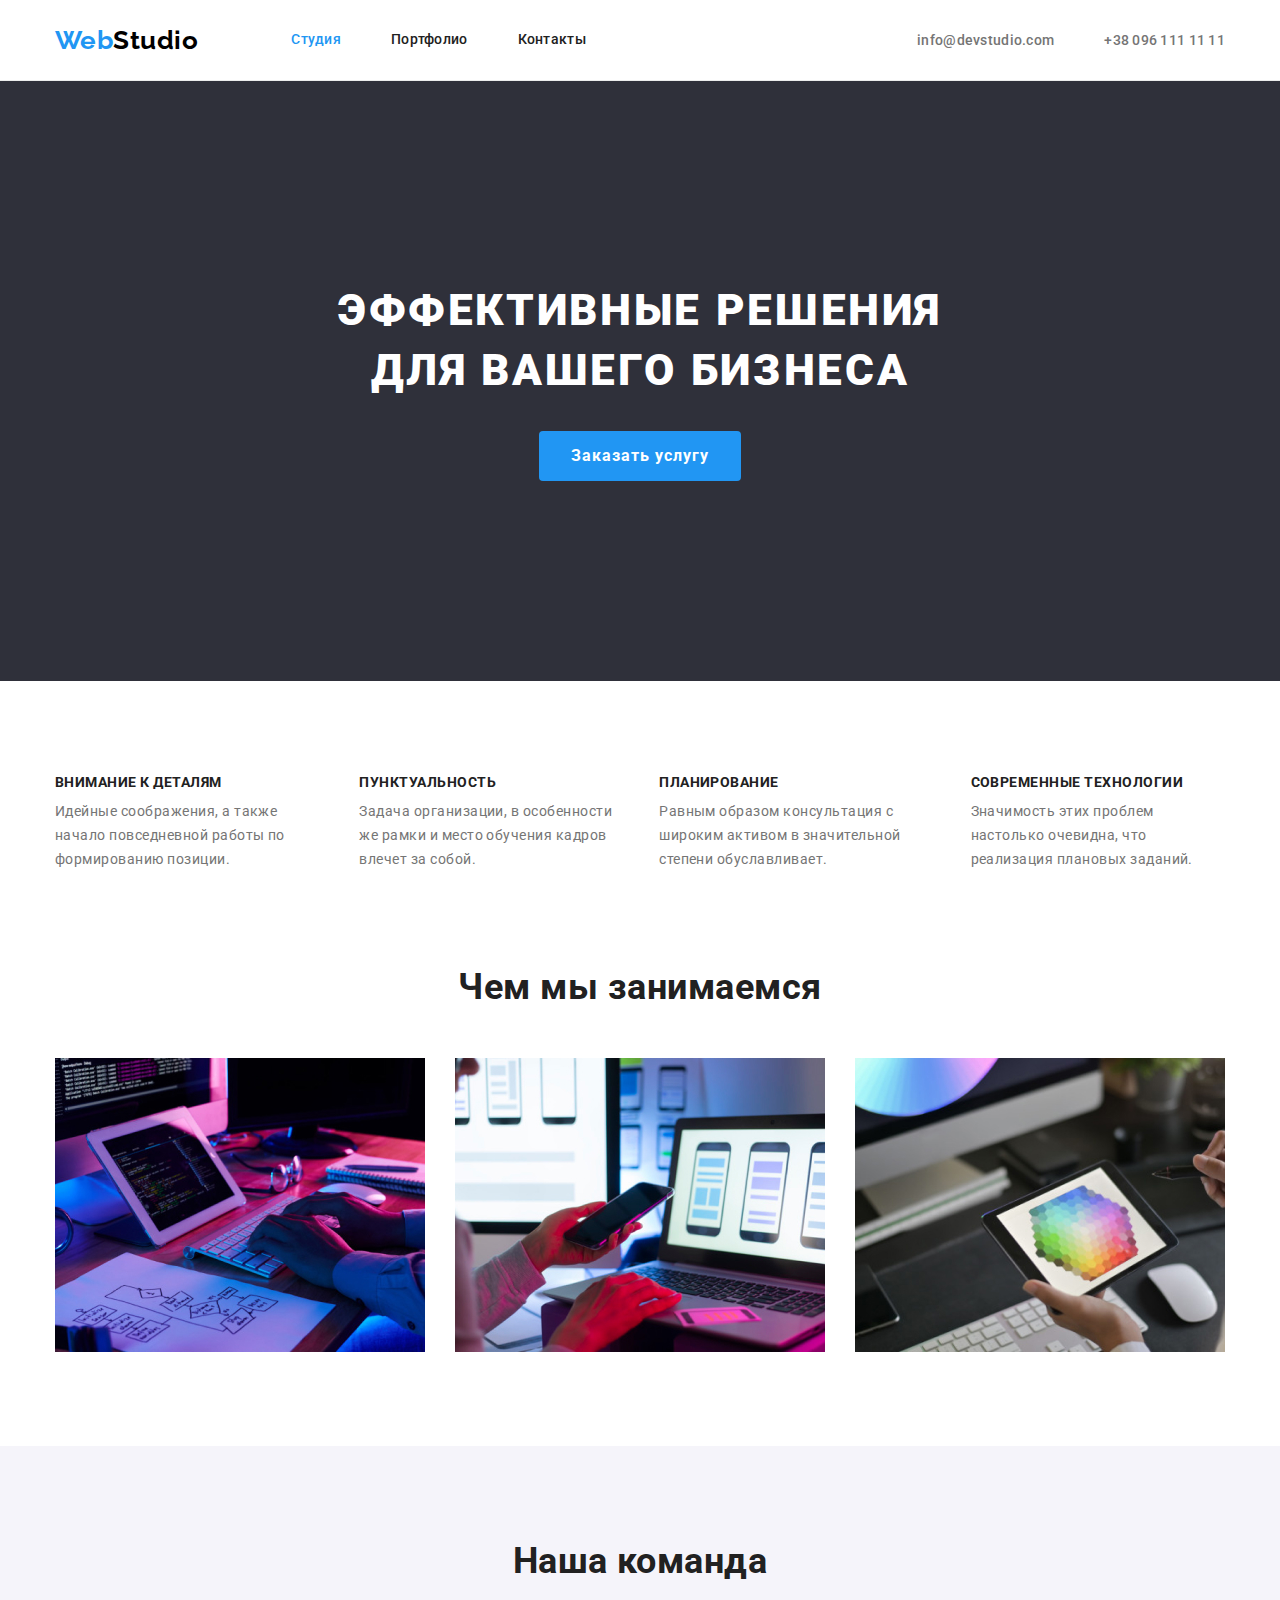
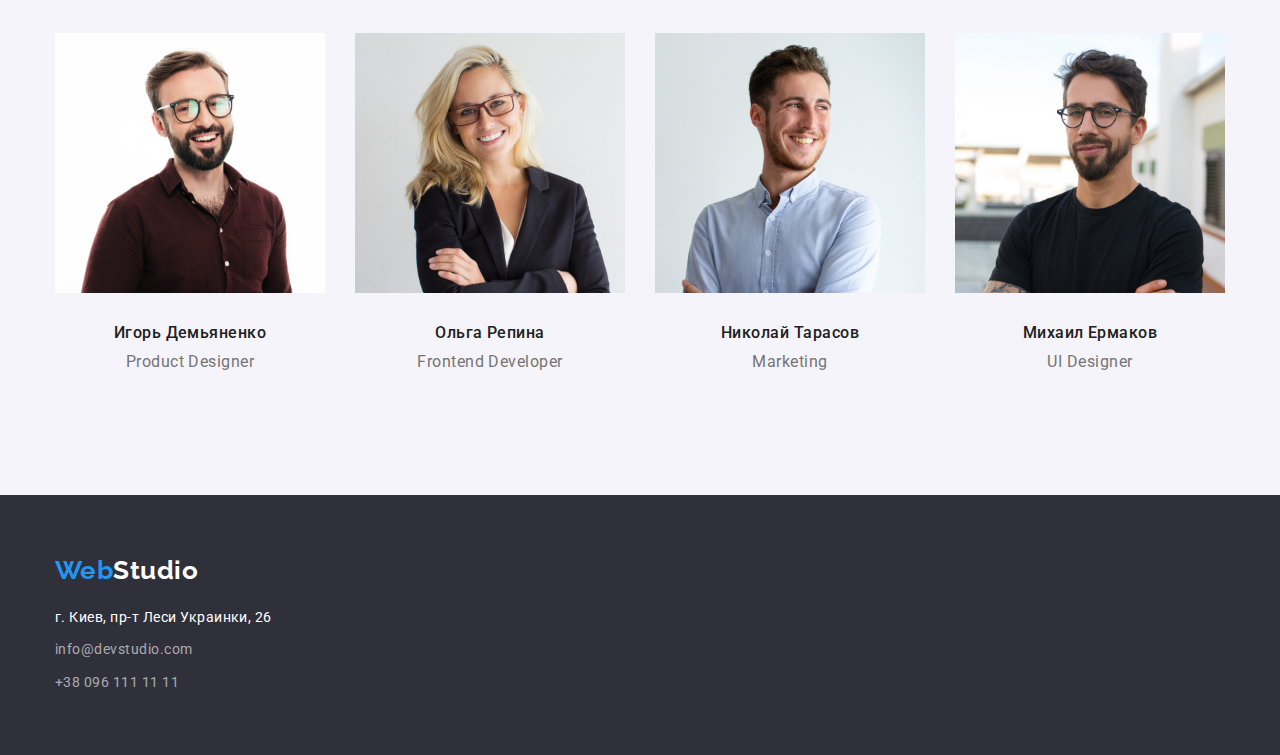
<file: index.html>
<!DOCTYPE html>
<html lang="ru">
<head>
    <meta charset="UTF-8">
    <meta http-equiv="X-UA-Compatible" content="IE=edge">
    <meta name="viewport" content="width=device-width, initial-scale=1.0">
    <title>Фотостудия WebStudio</title>
    
    <!--Основные шрифты-->
    <link rel="preconnect" href="https://fonts.googleapis.com">
    <link rel="preconnect" href="https://fonts.gstatic.com" crossorigin>
    <link href="https://fonts.googleapis.com/css2?family=Raleway:wght@700&family=Roboto:wght@400;500;700;900&display=swap"
        rel="stylesheet">

    <!--Нормализация стилей-->
    <link rel="stylesheet" href="https://cdn.jsdelivr.net/npm/modern-normalize@1.1.0/modern-normalize.min.css">
    
    <!--Кастомные стили-->
    <link rel="stylesheet" href="./css/styles.css">
</head>

<body>

    <!--Основная навигация-->
  <header class="header">

   <div class="container header-container">
    <nav class="nav">
        <a class="logo link" href="/">Web<span class="logo-primary link">Studio</span></a>
        <ul class="nav-list list">
            <li class="nav-item"><a class="nav-link current link" href="/">Студия</a></li>
            <li class="nav-item"><a class="nav-link link" href="./portfolio.html">Портфолио</a></li>
            <li class="nav-item"><a class="nav-link link" href="">Контакты</a></li>
        </ul>
    </nav>
    <ul class="header-contacts list">
        <li class="header-contacts-item"><a class="header-phone link"
                href="mailto:info@devstudio.com">info@devstudio.com</a></li>
        <li class="header-contacts-item"><a class="header-mail link" href="tel:+380961111111">+38 096 111 11 11</a></li>
    </ul>
   </div>
  </header> 
  
 <main>
    <!--Секция 1 Герой с баннером-->
        <section class="hero">
            <div class="container">
                <h1 class="hero-title">Эффективные решения для вашего бизнеса</h1>
                <button type="button" class="hero-btn">Заказать услугу</button>
            </div>
        </section>
    

    <!--Секция 2 со скрытым заголовком Преимущества-->
    <section class="section">

        <div class="container">
            <h2 class="visually-hidden">Преимущества</h2>
            <ul class="features-list list">
                <li class="feature-item">
                    <h3 class="feature-title">Внимание к деталям</h3>
                    <p class="feature-text">Идейные соображения, а также начало повседневной работы по формированию позиции.</p>
                </li>
                <li class="feature-item">
                    <h3 class="feature-title">Пунктуальность</h3>
                    <p class="feature-text">Задача организации, в особенности же рамки и место обучения кадров влечет за собой.</p>
                </li>
                <li class="feature-item">
                    <h3 class="feature-title">Планирование</h3>
                    <p class="feature-text">Равным образом консультация с широким активом в значительной степени обуславливает.</p>
                </li>
                <li class="feature-item">
                    <h3 class="feature-title">Современные технологии</h3>
                    <p class="feature-text">Значимость этих проблем настолько очевидна, что реализация плановых заданий.</p>
                </li>
            </ul>
        </div>
    </section>

    <!--Секция 3 Чем мы занимаемся-->
    <section class="services section">

        <div class="container">
            <h2 class="services-title">Чем мы занимаемся</h2>
            <ul class="services-list list">
                <li class="services-item">
                    <img class="services-pic" src="./images/1.jpg" alt="Человек работает за ноутбуком" width="370" height="294">
                </li>
                <li class="services-item">
                    <img class="services-pic" src="./images/2.jpg" alt="Человек сидит перед открытым ноутбуком и смотрит в телефон"
                        width="370" height="294">
                </li>
                <li class="services-item">
                    <img class="services-pic" src="./images/3.jpg" alt="Дизайнер выбирает на планшете цвет из палитры цветов"
                        width="370" height="294">
                </li>
            </ul>
        </div>
    </section>

    <!--Секция Наша команда-->
    <section class="team section">

       <div class="container">
            <h2 class="team-title">Наша команда</h2>
            <ul class="team-list list">
                <li class="team-item">
                    <img class="team-pic" src="./images/Демьяненко.jpg" alt="Фото сотрудника Демьяненко" width="270" height="260">
                   
                    <div class="team-content">
                        <h3 class="team-names">Игорь Демьяненко</h3>
                        <p class="team-text">Product Designer</p>
                   </div>
                </li>

                <li class="team-item">
                    <img class="team-pic" src="./images/Репина.jpg" alt="Фото сотрудника Репина" width="270" height="260">
                    
                    <div class="team-content">
                       <h3 class="team-names">Ольга Репина</h3>
                       <p class="team-text">Frontend Developer</p>  
                    </div>
                </li>

                <li class="team-item">
                    <img class="team-pic" src="./images/Тарасов.jpg" alt="Фото сотрудника Тарасов" width="270" height="260">
                    
                    <div class="team-content">
                        <h3 class="team-names">Николай Тарасов</h3>
                        <p class="team-text">Marketing</p>
                    </div>
                </li>

                <li class="team-item">
                    <img class="team-pic" src="./images/Ермаков.jpg" alt="Фото сотрудника Ермаков" width="270" height="260">
                    
                    <div class="team-content">
                        <h3 class="team-names">Михаил Ермаков</h3>
                        <p class="team-text">UI Designer</p>
                    </div>
                </li>
            </ul>
       </div>
    </section>
 </main>

 <!--Футер-->
 <footer class="footer">

    <div class="container">
        <a class="logo footer-logo" href="/">Web<span class="logo-secondary link">Studio</span></a>
        
        <address class="footer-address">
            <ul class="footer-address-list list">
                
                <li class="footer-address-item">
                    <a class="footer-address-link link"
                        href="https://www.google.com.ua/maps/place/%D0%B1%D1%83%D0%BB.+%D0%9B%D0%B5%D1%81%D0%B8+%D0%A3%D0%BA%D1%80%D0%B0%D0%B8%D0%BD%D0%BA%D0%B8,+26,+%D0%9A%D0%B8%D0%B5%D0%B2,+02000/@50.427418,30.5373236,17z/data=!4m5!3m4!1s0x40d4cf0e033ecbe9:0x57a4dffefec77da0!8m2!3d50.4265807!4d30.5383858?hl=ru">г.
                        Киев, пр-т Леси Украинки, 26</a>
                </li>
                
                <li class="footer-address-item">
                    <a class="footer-email link" href="mailto:info@devstudio.com">info@devstudio.com</a>
                </li>
                
                <li class="footer-address-item">
                    <a class="footer-phone link" href="tel:+380961111111">+38 096 111 11 11</a>
                </li>
            </ul>
        </address>
    </div>
 </footer>

</body>
</html>
</file>
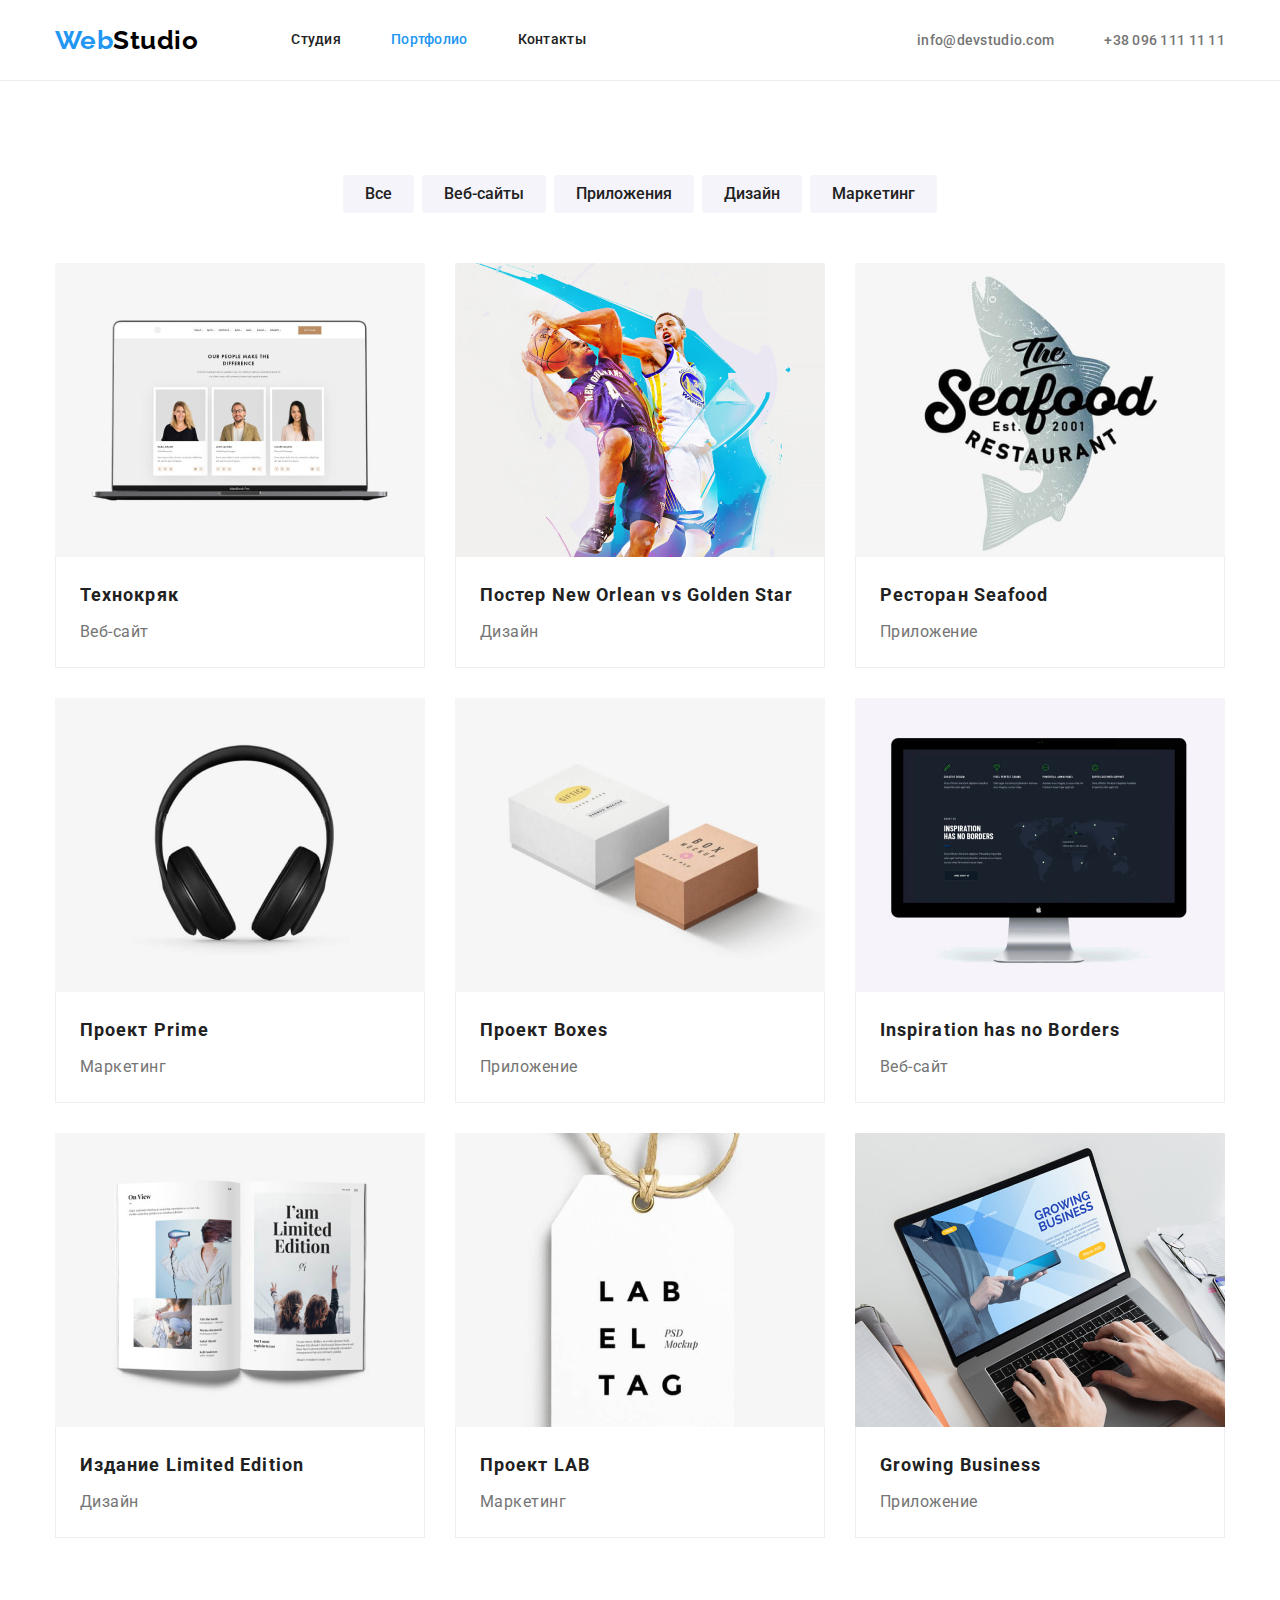
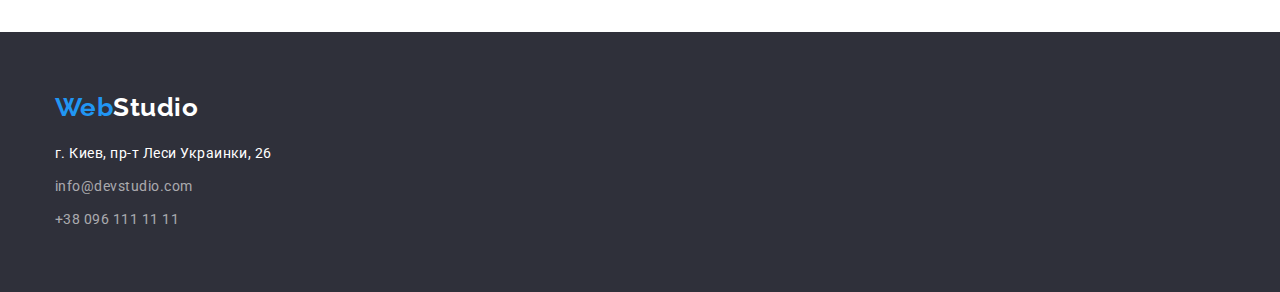
<file: portfolio.html>
<!DOCTYPE html>
<html lang="ru">

<head>
    <meta charset="UTF-8">
    <meta http-equiv="X-UA-Compatible" content="IE=edge">
    <meta name="viewport" content="width=device-width, initial-scale=1.0">
    <title>Фотостудия WebStudio</title>

    <!--Основные шрифты-->
    <link rel="preconnect" href="https://fonts.googleapis.com">
    <link rel="preconnect" href="https://fonts.gstatic.com" crossorigin>
    <link href="https://fonts.googleapis.com/css2?family=Raleway:wght@700&family=Roboto:wght@400;500;700;900&display=swap"
        rel="stylesheet">

    <!--Нормализация стилей-->
    <link rel="stylesheet" href="https://cdn.jsdelivr.net/npm/modern-normalize@1.1.0/modern-normalize.min.css">
    
    <!--Кастомные стили-->
    <link rel="stylesheet" href="./css/styles.css">
</head>

<body>

    <!--Основная навигация-->
    <header class="header">
        <div class="container header-container">
            <nav class="nav">
                <a class="logo link" href="/">Web<span class="logo-primary link">Studio</span></a>
                <ul class="nav-list list">
                    <li class="nav-item"><a class="nav-link link" href="./index.html">Студия</a></li>
                    <li class="nav-item"><a class="nav-link current link" href="./portfolio.html">Портфолио</a></li>
                    <li class="nav-item"><a class="nav-link link" href="">Контакты</a></li>
                </ul>
            </nav>
            <ul class="header-contacts list">
                <li class="header-contacts-item"><a class="header-phone link"
                        href="mailto:info@devstudio.com">info@devstudio.com</a></li>
                <li class="header-contacts-item"><a class="header-mail link" href="tel:+380961111111">+38 096 111 11 11</a></li>
            </ul>
        </div>
    </header>

    <main>
        <!--Основная секция портфолио-->
        <section class="section">
            <div class="container">
                <h1 class="visually-hidden">Портфолио WebStudio</h1>
                
                <!--Фильтр из кнопок-->
                <ul class="filter list">
                    <li class="filter-item"><button type="button" class="filter-button">Все</button></li>
                    <li class="filter-item"><button type="button" class="filter-button">Веб-сайты</button></li>
                    <li class="filter-item"><button type="button" class="filter-button">Приложения</button></li>
                    <li class="filter-item"><button type="button" class="filter-button">Дизайн</button></li>
                    <li class="filter-item"><button type="button" class="filter-button">Маркетинг</button></li>
                </ul>
                
                
                <ul class="projects-list list">
                    <li class="projects-item">
                        <a class="projects-link link" href="">

                            <div class="pic-thumb">
                                <img class="projects-pic" src="./images/portfolio/технокряк.jpg" alt="Экран ноутбука с фото сотрудников" width="370"
                                height="294">
                            </div>

                            <div class="projects-content">
                                <h2 class="projects-title">Технокряк</h2>
                                <p class="projects-text">Веб-сайт</p>
                            </div>
                        </a>
                    </li>

                    <li class="projects-item">
                        <a class="projects-link link" href="">

                            <div class="pic-thumb">
                                <img class="projects-pic" src="./images/portfolio/New-Orlean.jpg" alt="Два баскетболиста бросают мяч" width="370"
                                height="294">
                            </div> 
                            
                            <div class="projects-content">
                                <h2 class="projects-title">Постер <span lang="en">New Orlean vs Golden Star</span></h2>
                                <p class="projects-text">Дизайн</p>
                            </div>
                        </a>
                    </li>

                    <li class="projects-item">
                        <a class="projects-link link" href="">

                            <div class="pic-thumb">
                                <img class="projects-pic" src="./images/portfolio/Seafood.jpg" alt="Эмблема ресторана Seafood" width="370"
                                height="294">
                            </div> 
                            
                            <div class="projects-content">
                                <h2 class="projects-title">Ресторан <span lang="en">Seafood</span></h2>
                                <p class="projects-text">Приложение</p>
                            </div>
                        </a>
                    </li>

                    <li class="projects-item">
                        <a class="projects-link link" href="">

                            <div class="pic-thumb">
                                <img class="projects-pic" src="./images/portfolio/Prime.jpg" alt="Большие чорные наушники" width="370"
                                height="294">   
                            </div> 
                            
                            <div class="projects-content">
                                <h2 class="projects-title">Проект <span lang="en">Prime</span></h2>
                                <p class="projects-text">Маркетинг</p>
                            </div>
                        </a>
                    </li>

                    <li class="projects-item">
                        <a class="projects-link link" href="">

                            <div class="pic-thumb">
                                <img class="projects-pic" src="./images/portfolio/Boxes.jpg" alt="Две упаковочные коробки с лого"
                                width="370" height="294">   
                            </div>

                            <div class="projects-content">
                                <h2 class="projects-title">Проект <span lang="en">Boxes</span></h2>
                                <p class="projects-text">Приложение</p>
                            </div>
                        </a>
                    </li>

                    <li class="projects-item">
                        <a class="projects-link link" href="">

                            <div class="pic-thumb">
                                <img class="projects-pic" src="./images/portfolio/Inspiration-has-no-Borders.jpg"
                                alt="Экран монитора с навигацией сайта" width="370" height="294">
                            </div> 
                            
                            <div class="projects-content">
                                <h2 class="projects-title"><span lang="en">Inspiration has no Borders</span></h2>
                                <p class="projects-text">Веб-сайт</p>
                            </div>

                            
                        </a>
                    </li>

                    <li class="projects-item">
                        <a class="projects-link link" href="">

                            <div class="pic-thumb">
                                <img class="projects-pic" src="./images/portfolio/Limited-Edition.jpg" alt="Разворот журнала с картинками"
                                width="370" height="294">
                            </div> 
                            
                            <div class="projects-content">
                                <h2 class="projects-title">Издание <span lang="en">Limited Edition</span></h2>
                                <p class="projects-text">Дизайн</p>
                            </div>
                        </a>
                    </li>

                    <li class="projects-item">
                        <a class="projects-link link" href="">

                            <div class="pic-thumb">
                                <img class="projects-pic" src="./images/portfolio/LAB.jpg" alt="Лейба с наименованием компании" width="370"
                                 height="294">
                            </div> 
                            
                            <div class="projects-content">
                                <h2 class="projects-title">Проект <span lang="en">LAB</span></h2>
                                <p class="projects-text">Маркетинг</p>
                            </div>
                        </a>
                    </li>

                    <li class="projects-item">
                        <a class="projects-link link" href="">

                            <div class="pic-thumb">
                                <img class="projects-pic" src="./images/portfolio/Growing-Business.jpg"
                                alt="Человек заходит на сайт на ноутбуке" width="370" height="294">
                            </div>

                             <div class="projects-content">
                                <h2 class="projects-title"><span lang="en">Growing Business</span></h2>
                                <p class="projects-text">Приложение</p> 
                             </div>
                        </a>
                    </li>

                </ul>
            </div>
        </section>
    </main>

    <!--Футер-->
<footer class="footer">

    <div class="container">
        <a class="logo footer-logo" href="/">Web<span class="logo-secondary link">Studio</span></a>
        <address class="footer-address">
            <ul class="footer-address-list list">
                <li class="footer-address-item">
                    <a class="footer-address-link link"
                        href="https://www.google.com.ua/maps/place/%D0%B1%D1%83%D0%BB.+%D0%9B%D0%B5%D1%81%D0%B8+%D0%A3%D0%BA%D1%80%D0%B0%D0%B8%D0%BD%D0%BA%D0%B8,+26,+%D0%9A%D0%B8%D0%B5%D0%B2,+02000/@50.427418,30.5373236,17z/data=!4m5!3m4!1s0x40d4cf0e033ecbe9:0x57a4dffefec77da0!8m2!3d50.4265807!4d30.5383858?hl=ru">г.
                        Киев, пр-т Леси Украинки, 26</a>
                </li>
                <li class="footer-address-item">
                    <a class="footer-email link" href="mailto:info@devstudio.com">info@devstudio.com</a>
                </li>
                <li class="footer-address-item">
                    <a class="footer-phone link" href="tel:+380961111111">+38 096 111 11 11</a>
                </li>
            </ul>
        </address>
    </div>
</footer>


</body>

</html>
</file>
<file: css/styles.css>
:root {
  /* Основные шрифты */
  --main-font: 'Roboto', sans-serif;
  --secondary-font: 'Raleway', sans-serif;

  /* Цвет текста */
  --primary-text-color: #212121;
  --secondary-text-color: #757575;
  --white-text-color: #ffffff;
  --footer-contacts-text: rgba(255, 255, 255, 0.6);
  --accent-text-color: #2196f3;

  /* Цвет фона */
  --background-color: #ffffff;
  --secondary-backgraund-color: #f5f4fa;
  --dark-background-color: #2f303a;

  /* Основной паддинг и марджин в секциях */
  --primary-section-padding: 94px;
  --primary-margin: 30px;
}

body {
  font-family: var(--main-font);
  font-size: 16px;
  line-height: 1.19;
  letter-spacing: 0.03em;
  color: var(--primary-text-color);
  background-color: var(--background-color);
}

/* Общий сброс марджинов */
h1,
h2,
h3,
h4,
p {
  margin-top: 0;
  margin-bottom: 0;
}

img {
  display: block;
  max-width: 100%;
  height: auto;
}

/* Ховер и фокус для всех ссылок.*/
.link:hover,
.link:focus {
  color: var(--accent-text-color);
}

/* Убираем нижнее подчеркивание с ссылок */
.link {
  text-decoration: none;
}

/* Убираем отступы и маркеры на списках */
.list {
  padding-left: 0;
  margin-top: 0;
  margin-bottom: 0;

  list-style: none;
}

/* Общие стили на класс секция */
.section {
  padding-top: var(--primary-section-padding);
  padding-bottom: var(--primary-section-padding);
}

/* Общие стили для контейнера */
.container {
  width: 1200px;
  padding-left: 15px;
  padding-right: 15px;
  margin-left: auto;
  margin-right: auto;
}

/* Логотип в хедере и футере */
.logo {
  font-family: var(--secondary-font);
  font-weight: 700;
  font-size: 26px;
  line-height: 1.19;
  color: var(--accent-text-color);
  text-decoration: none;
}

.logo-primary {
  color: #000000;
}
.logo-secondary {
  color: var(--white-text-color);
}

.nav > .logo {
  margin-right: 93px;
}

/* Добавляем флексы на ссылки хедера */
.nav {
  display: flex;
  align-items: center;
}
.nav-list {
  display: flex;
  align-items: center;
}

/* Марджины на ссылки навигации */
.nav-item {
  margin-right: 50px;
}
.nav-item:last-child {
  margin-right: 0;
}

/* Добавление паддингов на ссылки навигации */
.nav-link {
  display: block;
  padding-top: 32px;
  padding-bottom: 32px;

  font-weight: 500;
  font-size: 14px;
  line-height: 1.14;
  letter-spacing: 0.02em;
  color: var(--primary-text-color);
}

/* Выделение цветом текущей страницы */
.current {
  color: var(--accent-text-color);
}

/* Нижний бордер на хедере */
.header {
  border-bottom: 1px solid #ececec;
}

/* Добавляем флексы на основной контейнер хедера */
.header-container {
  display: flex;
  align-items: center;
}

/* Добавляем флексы на контакты в хедере */
.header-contacts {
  display: flex;
  align-items: center;
  margin-left: auto;
}

.header-contacts-item:not(:last-child) {
  margin-right: 50px;
}

/* Контакты в хедере */
.header-phone,
.header-mail {
  font-weight: 500;
  font-size: 14px;
  line-height: 1.14;
  letter-spacing: 0.02em;
  color: var(--secondary-text-color);
}

/* Герой */
.hero {
  padding-top: 200px;
  padding-bottom: 200px;

  text-align: center;
  background-color: var(--dark-background-color);
}
.hero-title {
  display: block;
  width: 696px;
  margin-right: auto;
  margin-left: auto;
  margin-bottom: 30px;

  font-weight: 900;
  font-size: 44px;
  line-height: 1.36;
  text-align: center;
  letter-spacing: 0.06em;
  text-transform: uppercase;
  color: var(--white-text-color);
}

/* Кнопка заказать услугу */
.hero-btn {
  padding: 10px 32px;
  border: 0;
  border-radius: 4px;

  font-family: inherit;
  font-weight: 700;
  font-size: 16px;
  line-height: 1.87;
  align-items: center;
  letter-spacing: 0.06em;
  color: var(--white-text-color);
  background-color: var(--accent-text-color);
  cursor: pointer;
}
.hero-btn:hover {
  background-color: #188ce8;
}

/* Секция features */

/* Скрытый заголовок */
.visually-hidden {
  position: absolute;
  width: 1px;
  height: 1px;
  margin: -1px;
  border: 0;
  padding: 0;
  white-space: nowrap;
  clip-path: inset(100%);
  clip: rect(0 0 0 0);
  overflow: hidden;
}

.features-list {
  display: flex;
  justify-content: space-between;
}

.feature-item {
  margin-right: 30px;
}
.feature-item:last-child {
  margin-right: 0;
}

.feature-title {
  margin-bottom: 10px;

  font-weight: 700;
  font-size: 14px;
  line-height: 1.14;
  text-transform: uppercase;
  color: var(--primary-text-color);
}
.feature-text {
  font-size: 14px;
  line-height: 1.71;
  color: var(--secondary-text-color);
}

/* Флексы для секции services*/
.services.section {
  padding-top: 0;
}

.services-list {
  display: flex;
  margin-top: 50px;
  justify-content: space-between;
}
.services-item:not(:last-child) {
  margin-right: 30px;
}

/* Секция team */
.team {
  background-color: #f5f4fa;
}

.team-list {
  display: flex;
  margin-top: 50px;
}

/* Определяем ширину для 4 team-item */
.team-item {
  flex-basis: calc((100% - 90px) / 4);
  margin-right: 30px;
}
.team-item:last-child {
  margin-right: 0;
}

/*Паддинги для team-content */
.team-content {
  padding-top: 30px;
  padding-bottom: 30px;
}

/* Шрифты  services и team */
.services-title,
.team-title {
  font-weight: 700;
  font-size: 36px;
  line-height: 1.17;
  text-align: center;
  color: var(--primary-text-color);
}
.team-names {
  margin-bottom: 10px;

  font-weight: 500;
  font-size: 16px;
  line-height: 1.19;
  text-align: center;
}
.team-text {
  font-size: 16px;
  line-height: 1.19;
  text-align: center;
  color: var(--secondary-text-color);
}

/* Страница портфолио main */

/* Фильтр кнопки*/
.filter {
  display: flex;
  justify-content: center;
  margin-bottom: 50px;
}

.filter-item:not(:last-child) {
  margin-right: 8px;
}

/* Кнопки фильтра */
.filter-button {
  padding: 6px 22px;
  border: 0;

  font-family: inherit;
  font-weight: 500;
  font-size: 16px;
  line-height: 1.62;
  color: var(--primary-text-color);
  background-color: #f5f4fa;
  border-radius: 4px;
  cursor: pointer;
}

.filter-button:hover,
.filter-button:focus {
  color: var(--white-text-color);
  background-color: var(--accent-text-color);
}

/* Сетка для карточек портфолио с одинаковым марджином 30рх */
.projects-list {
  display: flex;
  flex-wrap: wrap;
  margin-top: calc(-1 * var(--primary-margin));
  margin-left: calc(-1 * var(--primary-margin));
}

.projects-item {
  flex-basis: calc(100% / 3 - var(--primary-margin));
  margin-left: var(--primary-margin);
  margin-top: var(--primary-margin);
}

/* Группируем заголовок и текст и дабавляем бордер в нижнюю часть */
.projects-content {
  padding: 20px 24px;
  border-bottom: 1px solid #eeeeee;
  border-right: 1px solid #eeeeee;
  border-left: 1px solid #eeeeee;
}

/* Шрифты projects" */
.projects-title {
  font-weight: 700;
  font-size: 18px;
  line-height: 2;
  letter-spacing: 0.06em;
  color: var(--primary-text-color);
}
.projects-text {
  margin-top: 4px;

  font-size: 16px;
  line-height: 1.87;
  color: var(--secondary-text-color);
}

/* Ховер и фокус в каждом проекте */
.projects-title:hover,
.projects-text:hover,
.projects-title:focus,
.projects-text:focus {
  color: var(--accent-text-color);
}

/* Футер */

/* Основные отступы секции футер */
.footer {
  padding-top: 60px;
  padding-bottom: 60px;
  background-color: var(--dark-background-color);
}

/* Нижний марджин для лого футера */
.footer .logo {
  display: inline-block;
  margin-bottom: 20px;
}
.footer-address {
  display: block;
  width: 231px;
}

/* Марджины между footer-address-item */
.footer-address-item:not(:last-child) {
  margin-bottom: 9px;
}

/* Текст адреса */
.footer-address-link {
  display: inline-block;
  font-style: normal;
  font-size: 14px;
  line-height: 1.7;
  color: var(--white-text-color);
}
.footer-email,
.footer-phone {
  display: inline-block;

  font-style: normal;
  font-size: 14px;
  line-height: 1.71;
  color: rgba(255, 255, 255, 0.6);
}
</file>
